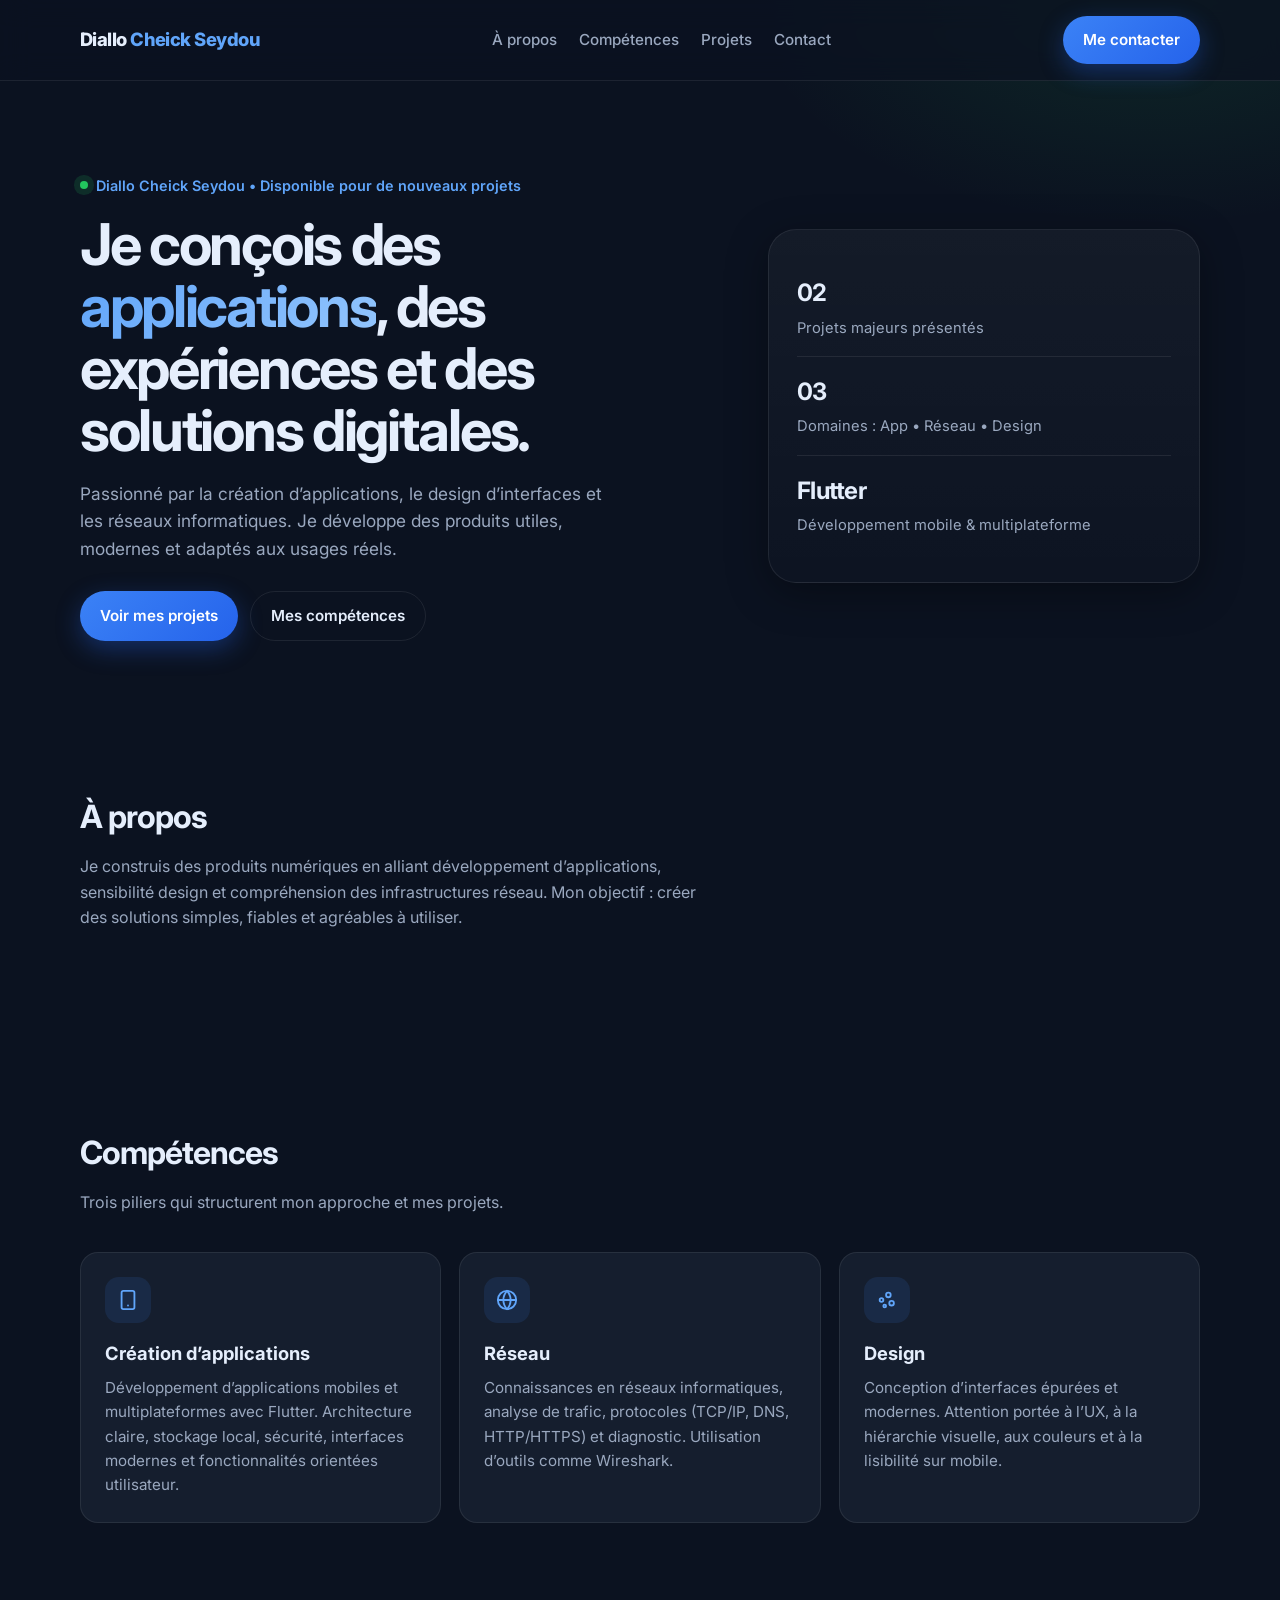
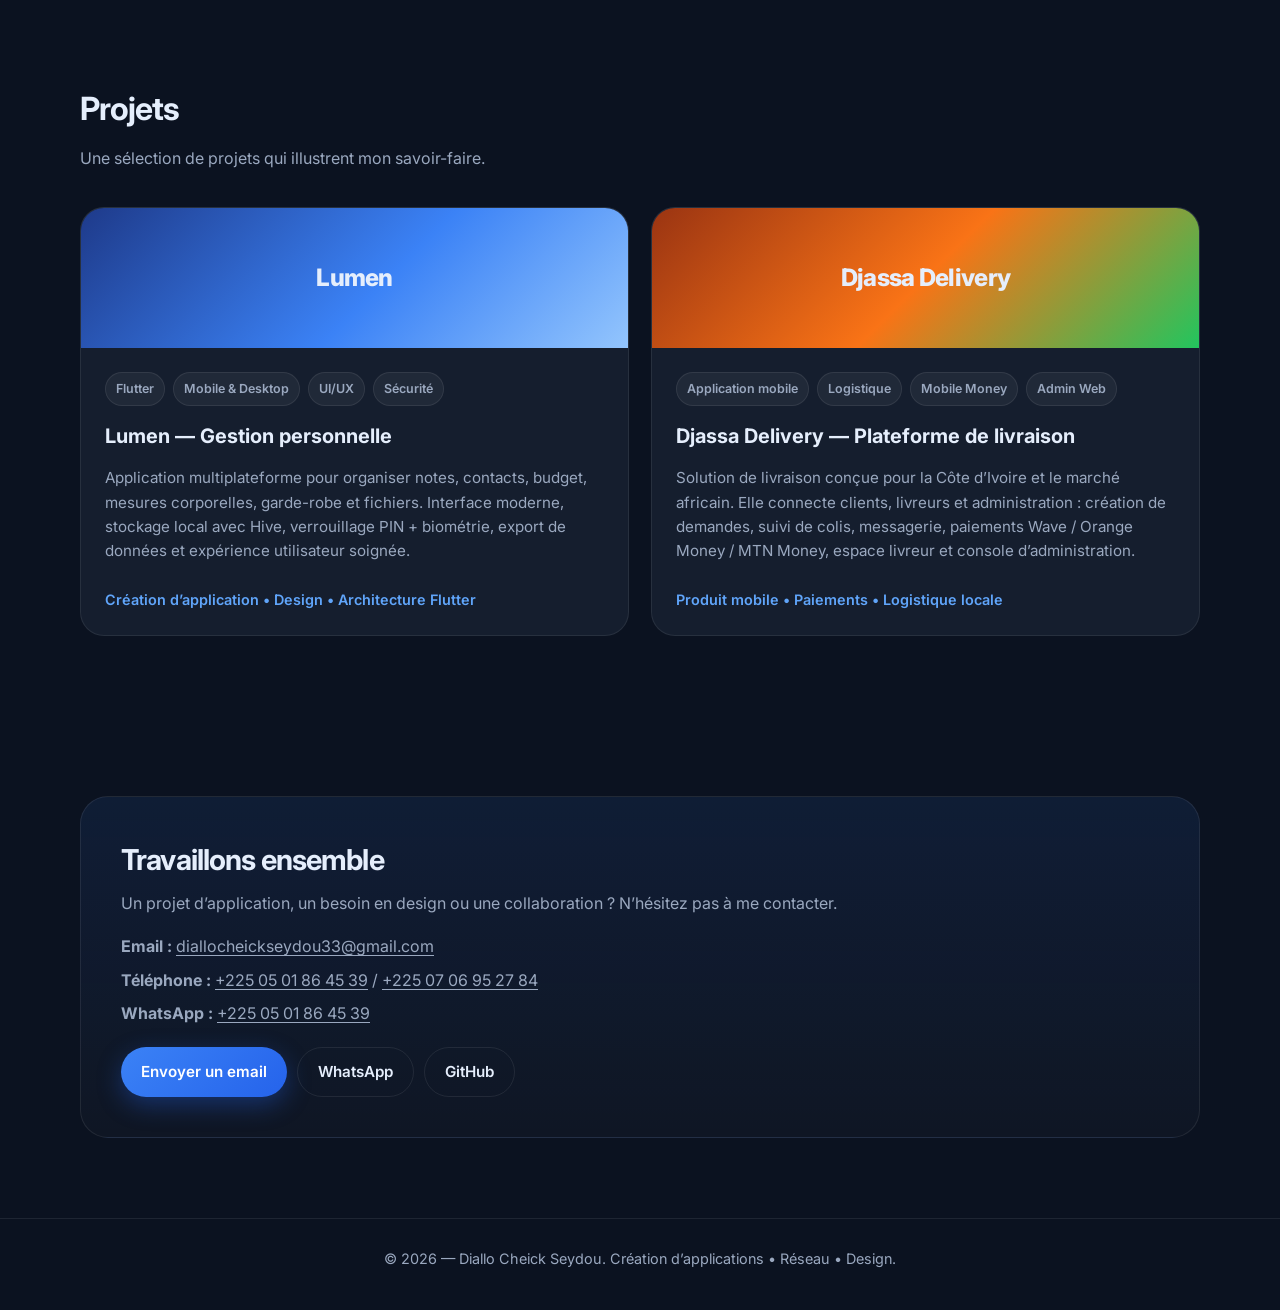
<file: index.html>
<!DOCTYPE html>
<html lang="fr">
<head>
  <meta charset="UTF-8" />
  <meta name="viewport" content="width=device-width, initial-scale=1.0" />
  <title>Diallo Cheick Seydou — Portfolio</title>
  <link rel="preconnect" href="https://fonts.googleapis.com" />
  <link rel="preconnect" href="https://fonts.gstatic.com" crossorigin />
  <link href="https://fonts.googleapis.com/css2?family=Inter:wght@400;500;600;700;800&display=swap" rel="stylesheet" />
  <link rel="stylesheet" href="styles.css" />
</head>
<body>
  <nav>
    <div class="container nav-inner">
      <a class="logo" href="#">Diallo <span>Cheick Seydou</span></a>
      <input type="checkbox" id="nav-toggle" class="nav-toggle" />
      <label class="nav-toggle-label" for="nav-toggle" aria-label="Ouvrir le menu">
        <span></span>
      </label>
      <div class="nav-links">
        <a href="#apropos">À propos</a>
        <a href="#competences">Compétences</a>
        <a href="#projets">Projets</a>
        <a href="#contact">Contact</a>
      </div>
      <a class="btn btn-primary nav-cta" href="#contact">Me contacter</a>
    </div>
  </nav>

  <header class="container hero">
    <div>
      <div class="eyebrow">Diallo Cheick Seydou • Disponible pour de nouveaux projets</div>
      <h1>Je conçois des <span>applications</span>, des expériences et des solutions digitales.</h1>
      <p>
        Passionné par la création d’applications, le design d’interfaces et les réseaux informatiques.
        Je développe des produits utiles, modernes et adaptés aux usages réels.
      </p>
      <div class="hero-actions">
        <a href="#projets" class="btn btn-primary">Voir mes projets</a>
        <a href="#competences" class="btn btn-ghost">Mes compétences</a>
      </div>
    </div>
    <div class="hero-card">
      <div class="stat">
        <strong>02</strong>
        <span>Projets majeurs présentés</span>
      </div>
      <div class="stat">
        <strong>03</strong>
        <span>Domaines : App • Réseau • Design</span>
      </div>
      <div class="stat">
        <strong>Flutter</strong>
        <span>Développement mobile & multiplateforme</span>
      </div>
    </div>
  </header>

  <section id="apropos">
    <div class="container">
      <h2 class="section-title">À propos</h2>
      <p class="section-sub">
        Je construis des produits numériques en alliant développement d’applications,
        sensibilité design et compréhension des infrastructures réseau.
        Mon objectif : créer des solutions simples, fiables et agréables à utiliser.
      </p>
    </div>
  </section>

  <section id="competences">
    <div class="container">
      <h2 class="section-title">Compétences</h2>
      <p class="section-sub">Trois piliers qui structurent mon approche et mes projets.</p>
      <div class="skills">
        <article class="skill-card">
          <div class="skill-icon" aria-hidden="true">
            <svg viewBox="0 0 24 24" fill="none" stroke="currentColor" stroke-width="2" stroke-linecap="round" stroke-linejoin="round">
              <rect x="5" y="2" width="14" height="20" rx="2" />
              <path d="M12 18h.01" />
            </svg>
          </div>
          <h3>Création d’applications</h3>
          <p>
            Développement d’applications mobiles et multiplateformes avec Flutter.
            Architecture claire, stockage local, sécurité, interfaces modernes et
            fonctionnalités orientées utilisateur.
          </p>
        </article>
        <article class="skill-card">
          <div class="skill-icon" aria-hidden="true">
            <svg viewBox="0 0 24 24" fill="none" stroke="currentColor" stroke-width="2" stroke-linecap="round" stroke-linejoin="round">
              <circle cx="12" cy="12" r="10" />
              <path d="M2 12h20" />
              <path d="M12 2a15.3 15.3 0 0 1 4 10 15.3 15.3 0 0 1-4 10 15.3 15.3 0 0 1-4-10 15.3 15.3 0 0 1 4-10z" />
            </svg>
          </div>
          <h3>Réseau</h3>
          <p>
            Connaissances en réseaux informatiques, analyse de trafic, protocoles
            (TCP/IP, DNS, HTTP/HTTPS) et diagnostic. Utilisation d’outils comme Wireshark.
          </p>
        </article>
        <article class="skill-card">
          <div class="skill-icon" aria-hidden="true">
            <svg viewBox="0 0 24 24" fill="none" stroke="currentColor" stroke-width="2" stroke-linecap="round" stroke-linejoin="round">
              <circle cx="13.5" cy="6.5" r="2.5" />
              <circle cx="6" cy="12" r="2" />
              <circle cx="17" cy="15.5" r="2.5" />
              <circle cx="9.5" cy="18.5" r="1.5" />
            </svg>
          </div>
          <h3>Design</h3>
          <p>
            Conception d’interfaces épurées et modernes. Attention portée à l’UX,
            à la hiérarchie visuelle, aux couleurs et à la lisibilité sur mobile.
          </p>
        </article>
      </div>
    </div>
  </section>

  <section id="projets">
    <div class="container">
      <h2 class="section-title">Projets</h2>
      <p class="section-sub">Une sélection de projets qui illustrent mon savoir-faire.</p>
      <div class="projects">
        <article class="project-card">
          <div class="project-banner banner-lumen">Lumen</div>
          <div class="project-body">
            <div class="tags">
              <span class="tag">Flutter</span>
              <span class="tag">Mobile & Desktop</span>
              <span class="tag">UI/UX</span>
              <span class="tag">Sécurité</span>
            </div>
            <h3>Lumen — Gestion personnelle</h3>
            <p>
              Application multiplateforme pour organiser notes, contacts, budget,
              mesures corporelles, garde-robe et fichiers. Interface moderne,
              stockage local avec Hive, verrouillage PIN + biométrie, export de données
              et expérience utilisateur soignée.
            </p>
            <div class="project-meta">Création d’application • Design • Architecture Flutter</div>
          </div>
        </article>
        <article class="project-card">
          <div class="project-banner banner-djassa">Djassa Delivery</div>
          <div class="project-body">
            <div class="tags">
              <span class="tag">Application mobile</span>
              <span class="tag">Logistique</span>
              <span class="tag">Mobile Money</span>
              <span class="tag">Admin Web</span>
            </div>
            <h3>Djassa Delivery — Plateforme de livraison</h3>
            <p>
              Solution de livraison conçue pour la Côte d’Ivoire et le marché africain.
              Elle connecte clients, livreurs et administration : création de demandes,
              suivi de colis, messagerie, paiements Wave / Orange Money / MTN Money,
              espace livreur et console d’administration.
            </p>
            <div class="project-meta">Produit mobile • Paiements • Logistique locale</div>
          </div>
        </article>
      </div>
    </div>
  </section>

  <section id="contact">
    <div class="container">
      <div class="contact-box">
        <div>
          <h2>Travaillons ensemble</h2>
          <p>
            Un projet d’application, un besoin en design ou une collaboration ?
            N’hésitez pas à me contacter.
          </p>
          <div class="contact-details">
            <p><strong>Email :</strong> <a href="mailto:diallocheickseydou33@gmail.com">diallocheickseydou33@gmail.com</a></p>
            <p><strong>Téléphone :</strong> <a href="tel:+2250501864539">+225 05 01 86 45 39</a> / <a href="tel:+2250706952784">+225 07 06 95 27 84</a></p>
            <p><strong>WhatsApp :</strong> <a href="https://wa.me/2250501864539" target="_blank" rel="noopener">+225 05 01 86 45 39</a></p>
          </div>
        </div>
        <div class="contact-actions">
          <a class="btn btn-primary" href="mailto:diallocheickseydou33@gmail.com">Envoyer un email</a>
          <a class="btn btn-ghost" href="https://wa.me/2250501864539" target="_blank" rel="noopener">WhatsApp</a>
          <a class="btn btn-ghost" href="https://github.com/cheick16" target="_blank" rel="noopener">GitHub</a>
        </div>
      </div>
    </div>
  </section>

  <footer>
    <div class="container">
      © 2026 — Diallo Cheick Seydou. Création d’applications • Réseau • Design.
    </div>
  </footer>
</body>
</html>
</file>
<file: styles.css>
:root {
  --bg: #0b1220;
  --bg-soft: #111827;
  --card: #151e2e;
  --text: #e5eefc;
  --muted: #9aa8bf;
  --primary: #3b82f6;
  --primary-2: #60a5fa;
  --accent: #22c55e;
  --orange: #f97316;
  --border: rgba(255, 255, 255, 0.08);
  --shadow: 0 10px 40px rgba(0, 0, 0, 0.35);
  --radius: 18px;
}

* {
  box-sizing: border-box;
  margin: 0;
  padding: 0;
}

html {
  scroll-behavior: smooth;
}

body {
  font-family: "Inter", system-ui, sans-serif;
  background:
    radial-gradient(1200px 600px at 10% -10%, rgba(59, 130, 246, 0.18), transparent 50%),
    radial-gradient(900px 500px at 90% 0%, rgba(34, 197, 94, 0.12), transparent 45%),
    var(--bg);
  color: var(--text);
  line-height: 1.6;
}

a {
  color: inherit;
  text-decoration: none;
}

.container {
  width: min(1120px, 92%);
  margin: 0 auto;
}

nav {
  position: sticky;
  top: 0;
  z-index: 50;
  backdrop-filter: blur(14px);
  background: rgba(11, 18, 32, 0.75);
  border-bottom: 1px solid var(--border);
}

.nav-inner {
  display: flex;
  align-items: center;
  justify-content: space-between;
  padding: 16px 0;
  gap: 16px;
}

.logo {
  font-weight: 800;
  font-size: 1.15rem;
  letter-spacing: -0.03em;
}

.logo span {
  color: var(--primary-2);
}

.nav-links {
  display: flex;
  gap: 22px;
  color: var(--muted);
  font-weight: 500;
  font-size: 0.95rem;
}

.nav-links a:hover {
  color: var(--text);
}

.nav-toggle {
  display: none;
}

.nav-toggle-label {
  display: none;
  width: 44px;
  height: 44px;
  align-items: center;
  justify-content: center;
  border-radius: 12px;
  border: 1px solid var(--border);
  cursor: pointer;
}

.nav-toggle-label span,
.nav-toggle-label span::before,
.nav-toggle-label span::after {
  display: block;
  width: 18px;
  height: 2px;
  background: var(--text);
  position: relative;
}

.nav-toggle-label span::before,
.nav-toggle-label span::after {
  content: "";
  position: absolute;
}

.nav-toggle-label span::before {
  top: -6px;
}

.nav-toggle-label span::after {
  top: 6px;
}

.btn {
  display: inline-flex;
  align-items: center;
  justify-content: center;
  gap: 8px;
  border: none;
  cursor: pointer;
  padding: 12px 20px;
  min-height: 44px;
  border-radius: 999px;
  font-weight: 600;
  font-size: 0.95rem;
  transition: 0.2s ease;
}

.btn-primary {
  background: linear-gradient(135deg, var(--primary), #2563eb);
  color: white;
  box-shadow: 0 8px 24px rgba(37, 99, 235, 0.35);
}

.btn-primary:hover {
  transform: translateY(-1px);
}

.btn-ghost {
  background: transparent;
  color: var(--text);
  border: 1px solid var(--border);
}

.btn-ghost:hover {
  background: rgba(255, 255, 255, 0.04);
}

.hero {
  padding: 90px 0 70px;
  display: grid;
  grid-template-columns: 1.2fr 0.8fr;
  gap: 40px;
  align-items: center;
}

.eyebrow {
  display: inline-flex;
  align-items: center;
  gap: 8px;
  color: var(--primary-2);
  font-weight: 600;
  font-size: 0.9rem;
  margin-bottom: 16px;
}

.eyebrow::before {
  content: "";
  width: 8px;
  height: 8px;
  border-radius: 50%;
  background: var(--accent);
  box-shadow: 0 0 0 6px rgba(34, 197, 94, 0.15);
}

h1 {
  font-size: clamp(2.4rem, 5vw, 3.6rem);
  line-height: 1.08;
  letter-spacing: -0.04em;
  margin-bottom: 18px;
}

h1 span {
  background: linear-gradient(135deg, var(--primary-2), #93c5fd);
  -webkit-background-clip: text;
  background-clip: text;
  color: transparent;
}

.hero p {
  color: var(--muted);
  font-size: 1.08rem;
  max-width: 540px;
  margin-bottom: 28px;
}

.hero-actions {
  display: flex;
  gap: 12px;
  flex-wrap: wrap;
}

.hero-card {
  background: linear-gradient(180deg, rgba(255, 255, 255, 0.04), rgba(255, 255, 255, 0.01));
  border: 1px solid var(--border);
  border-radius: 28px;
  padding: 28px;
  box-shadow: var(--shadow);
}

.stat {
  display: flex;
  flex-direction: column;
  gap: 4px;
  padding: 16px 0;
  border-bottom: 1px solid var(--border);
}

.stat:last-child {
  border-bottom: none;
}

.stat strong {
  font-size: 1.5rem;
  letter-spacing: -0.03em;
}

.stat span {
  color: var(--muted);
  font-size: 0.92rem;
}

section {
  padding: 80px 0;
}

.section-title {
  font-size: 2rem;
  letter-spacing: -0.03em;
  margin-bottom: 12px;
}

.section-sub {
  color: var(--muted);
  max-width: 620px;
  margin-bottom: 36px;
}

.skills {
  display: grid;
  grid-template-columns: repeat(3, 1fr);
  gap: 18px;
}

.skill-card {
  background: var(--card);
  border: 1px solid var(--border);
  border-radius: var(--radius);
  padding: 24px;
  transition: 0.2s ease;
}

.skill-card:hover {
  transform: translateY(-4px);
  border-color: rgba(59, 130, 246, 0.35);
}

.skill-icon {
  width: 46px;
  height: 46px;
  border-radius: 14px;
  display: grid;
  place-items: center;
  margin-bottom: 16px;
  background: rgba(59, 130, 246, 0.12);
  color: var(--primary-2);
}

.skill-icon svg {
  width: 22px;
  height: 22px;
}

.skill-card h3 {
  margin-bottom: 8px;
  font-size: 1.15rem;
}

.skill-card p {
  color: var(--muted);
  font-size: 0.95rem;
}

.projects {
  display: grid;
  grid-template-columns: 1fr 1fr;
  gap: 22px;
}

.project-card {
  background: var(--card);
  border: 1px solid var(--border);
  border-radius: 24px;
  overflow: hidden;
  display: flex;
  flex-direction: column;
  min-height: 100%;
}

.project-banner {
  height: 140px;
  display: grid;
  place-items: center;
  font-weight: 800;
  font-size: 1.5rem;
  letter-spacing: -0.03em;
}

.banner-lumen {
  background: linear-gradient(135deg, #1e3a8a, #3b82f6 55%, #93c5fd);
}

.banner-djassa {
  background: linear-gradient(135deg, #9a3412, #f97316 50%, #22c55e);
}

.project-body {
  padding: 24px;
  display: flex;
  flex-direction: column;
  gap: 14px;
  flex: 1;
}

.tags {
  display: flex;
  flex-wrap: wrap;
  gap: 8px;
}

.tag {
  font-size: 0.78rem;
  font-weight: 600;
  padding: 6px 10px;
  border-radius: 999px;
  background: rgba(255, 255, 255, 0.05);
  color: var(--muted);
  border: 1px solid var(--border);
}

.project-body h3 {
  font-size: 1.25rem;
}

.project-body p {
  color: var(--muted);
  font-size: 0.95rem;
}

.project-meta {
  margin-top: auto;
  padding-top: 10px;
  color: var(--primary-2);
  font-size: 0.9rem;
  font-weight: 600;
}

.contact-box {
  background: linear-gradient(180deg, rgba(59, 130, 246, 0.1), rgba(255, 255, 255, 0.02));
  border: 1px solid var(--border);
  border-radius: 28px;
  padding: 40px;
  display: flex;
  align-items: center;
  justify-content: space-between;
  gap: 20px;
  flex-wrap: wrap;
}

.contact-box h2 {
  font-size: 1.8rem;
  letter-spacing: -0.03em;
  margin-bottom: 8px;
}

.contact-box p {
  color: var(--muted);
}

.contact-actions {
  display: flex;
  gap: 10px;
  flex-wrap: wrap;
}

footer {
  border-top: 1px solid var(--border);
  padding: 28px 0 40px;
  color: var(--muted);
  font-size: 0.9rem;
  text-align: center;
}

@media (max-width: 900px) {
  .hero,
  .skills,
  .projects {
    grid-template-columns: 1fr;
  }

  .nav-toggle-label {
    display: flex;
  }

  .nav-cta {
    display: none;
  }

  .nav-links {
    display: none;
    position: absolute;
    top: 73px;
    left: 0;
    right: 0;
    flex-direction: column;
    gap: 0;
    background: rgba(11, 18, 32, 0.96);
    border-bottom: 1px solid var(--border);
    padding: 8px 4%;
  }

  .nav-links a {
    padding: 14px 8px;
    min-height: 44px;
  }

  .nav-toggle:checked ~ .nav-links {
    display: flex;
  }

  .hero {
    padding-top: 48px;
  }

  section {
    padding: 56px 0;
  }
}


.contact-details { margin-top: 18px; display: grid; gap: 8px; }
.contact-details p { margin: 0; }
.contact-details a { color: inherit; text-decoration: underline; text-underline-offset: 3px; }
.contact-details a:hover { opacity: 0.8; }
</file>
